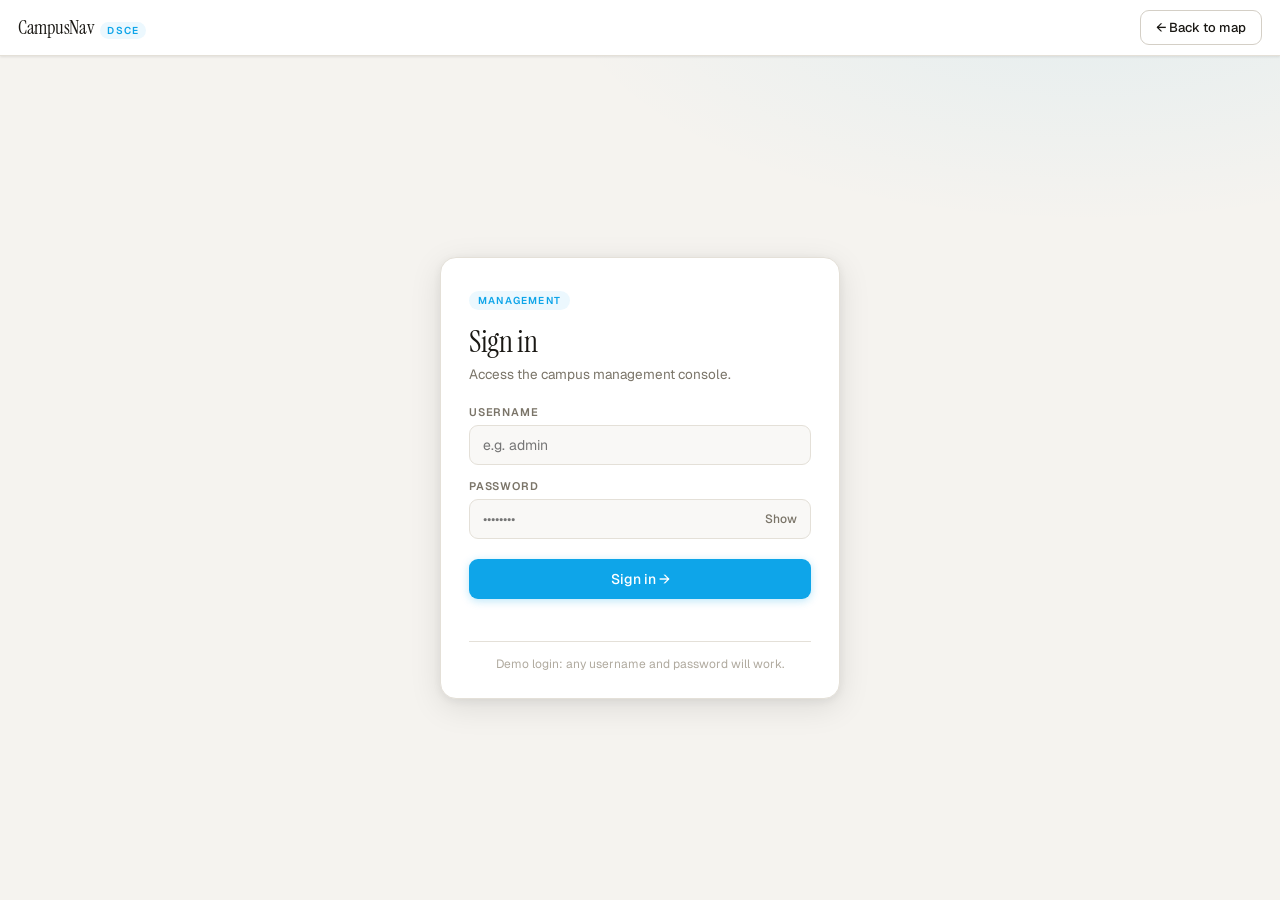
<file: login.html>
<!DOCTYPE html>
<html lang="en">
<head>
  <meta charset="utf-8" />
  <title>Login · DSCE Campus Navigator</title>
  <meta name="viewport" content="width=device-width,initial-scale=1" />
  <link href="https://fonts.googleapis.com/css2?family=Instrument+Serif:ital@0;1&family=Geist:wght@300;400;500;600&display=swap" rel="stylesheet" />
  <link rel="stylesheet" href="style.css" />
  <link rel="stylesheet" href="login.css" />
</head>
<body>

<header>
  <a class="wordmark" href="index.html" style="text-decoration:none;color:inherit">
    <span class="wordmark-main">CampusNav</span>
    <span class="wordmark-tag">DSCE</span>
  </a>
  <a class="btn-login" href="index.html" style="margin-left:auto">← Back to map</a>
</header>

<main class="login-main">
  <form class="login-card" id="loginForm" novalidate>
    <span class="login-badge">Management</span>
    <h1>Sign in</h1>
    <p class="login-sub">Access the campus management console.</p>

    <div class="lfield">
      <label for="user">Username</label>
      <input id="user" type="text" autocomplete="username" placeholder="e.g. admin" />
    </div>
    <div class="lfield">
      <label for="pass">Password</label>
      <div class="pw-wrap">
        <input id="pass" type="password" autocomplete="current-password" placeholder="••••••••" />
        <button type="button" class="pw-toggle" id="pwToggle">Show</button>
      </div>
    </div>

    <button class="btn-signin" id="signin" type="submit">Sign in →</button>
    <div class="login-err" id="err" role="alert"></div>
    <div class="login-hint">Demo login: any username and password will work.</div>
  </form>
</main>

<script>
  var MANAGEMENT_URL = 'https://test-sckd.onrender.com/';
  var form = document.getElementById('loginForm');
  var user = document.getElementById('user');
  var pass = document.getElementById('pass');
  var err  = document.getElementById('err');
  var btn  = document.getElementById('signin');

  document.getElementById('pwToggle').onclick = function () {
    var show = pass.type === 'password';
    pass.type = show ? 'text' : 'password';
    this.textContent = show ? 'Hide' : 'Show';
  };

  form.addEventListener('submit', function (e) {
    e.preventDefault();
    user.classList.toggle('bad', !user.value.trim());
    pass.classList.toggle('bad', !pass.value);
    if (!user.value.trim() || !pass.value) {
      err.textContent = 'Enter a username and password.';
      return;
    }
    err.textContent = '';
    btn.disabled = true;
    btn.textContent = 'Signing in…';
    try { sessionStorage.setItem('campusnavUser', user.value.trim()); } catch (x) {}
    setTimeout(function () { window.location.assign(MANAGEMENT_URL); }, 700);
  });
</script>
</body>
</html>
</file>
<file: style.css>
/* style.css — DSCE Campus Navigator */

:root {
  --bg:        #f5f3ef;
  --surface:   #ffffff;
  --surface2:  #f9f8f6;
  --border:    #e4e0d8;
  --border2:   #d4cfc6;
  --text:      #1a1814;
  --text-muted:#7a7468;
  --text-faint:#b0aa9f;
  --accent:    #0ea5e9;
  --accent-dk: #0284c7;
  --accent-bg: rgba(14,165,233,0.08);
  --green:     #16a34a;
  --green-bg:  rgba(22,163,74,0.10);
  --red:       #dc2626;
  --red-bg:    rgba(220,38,38,0.10);
  --shadow-sm: 0 1px 3px rgba(0,0,0,0.06), 0 1px 2px rgba(0,0,0,0.04);
  --shadow-md: 0 4px 16px rgba(0,0,0,0.08), 0 2px 6px rgba(0,0,0,0.04);
  --shadow-lg: 0 8px 32px rgba(0,0,0,0.10), 0 2px 8px rgba(0,0,0,0.06);
  --sidebar-w: 440px;
  --header-h:  56px;
}

* { margin: 0; padding: 0; box-sizing: border-box; }

body {
  font-family: 'Geist', sans-serif;
  background: var(--bg);
  color: var(--text);
  height: 100vh;   /* fallback for older browsers without dvh support */
  height: 100dvh;  /* tracks the *actual* visible viewport as the mobile toolbar shows/hides */
  overflow: hidden;
  display: flex;
  flex-direction: column;
}

/* ── HEADER ─────────────────────────────────────────── */
header {
  height: var(--header-h);
  background: var(--surface);
  border-bottom: 1px solid var(--border);
  display: flex;
  align-items: center;
  padding: 0 18px;
  gap: 13px;
  flex-shrink: 0;
  z-index: 200;
  box-shadow: var(--shadow-sm);
}

.toggle-btn {
  width: 34px; height: 34px;
  border-radius: 8px;
  background: var(--surface2);
  border: 1px solid var(--border);
  display: flex; align-items: center; justify-content: center;
  cursor: pointer;
  color: var(--text-muted);
  flex-shrink: 0;
  transition: background .15s, color .15s;
}
.toggle-btn:hover { background: var(--accent-bg); color: var(--accent); }

.wordmark { display: flex; align-items: baseline; gap: 7px; white-space: nowrap; }
.wordmark-main { font-family: 'Instrument Serif', serif; font-size: 19px; letter-spacing: -.3px; }
.wordmark-tag {
  font-size: 10px; font-weight: 600; letter-spacing: 1.2px; text-transform: uppercase;
  color: var(--accent); padding: 2px 7px; background: var(--accent-bg); border-radius: 20px;
}

.hdiv { width: 1px; height: 22px; background: var(--border); }

.search-wrap { flex: 1; max-width: 360px; position: relative; }
.search-wrap svg {
  position: absolute; left: 11px; top: 50%;
  transform: translateY(-50%); color: var(--text-faint); pointer-events: none;
}
.search-input {
  width: 100%; padding: 9px 13px 9px 34px;
  background: var(--surface2); border: 1px solid var(--border);
  border-radius: 9px; font-family: 'Geist', sans-serif;
  font-size: 13.5px; color: var(--text); outline: none;
  transition: border-color .15s, box-shadow .15s;
}
.search-input::placeholder { color: var(--text-faint); }
.search-input:focus { border-color: var(--accent); box-shadow: 0 0 0 3px var(--accent-bg); }

.btn-dir {
  margin-left: auto;
  display: flex; align-items: center; gap: 6px;
  padding: 8px 15px; background: var(--accent); color: #fff;
  border: none; border-radius: 9px; font-family: 'Geist', sans-serif;
  font-size: 13px; font-weight: 500; cursor: pointer; white-space: nowrap;
  box-shadow: 0 2px 8px rgba(14,165,233,.28);
  transition: background .15s, transform .1s, box-shadow .15s;
}
.btn-dir:hover { background: var(--accent-dk); transform: translateY(-1px); box-shadow: 0 4px 12px rgba(14,165,233,.35); }

/* ── LAYOUT ─────────────────────────────────────────── */
.layout { display: flex; flex: 1; overflow: hidden; position: relative; }

/* ── SIDEBAR ────────────────────────────────────────── */
.sidebar {
  width: var(--sidebar-w);
  min-width: 220px;
  max-width: 520px;
  background: var(--surface);
  border-right: 1px solid var(--border);
  display: flex; flex-direction: column;
  overflow: hidden; flex-shrink: 0; z-index: 100;
  position: relative;
  /* Only animate opacity/transform for collapse, NOT width (interferes with drag resize) */
  transition: opacity .2s, transform .25s cubic-bezier(.4,0,.2,1);
}
.sidebar.collapsed { width: 0 !important; min-width: 0 !important; opacity: 0; pointer-events: none; transform: translateX(-12px); }
.sidebar.collapsed .resize-handle { display: none; }

/* ── DESKTOP RESIZE HANDLE ──────────────────────────── */
.resize-handle {
  position: absolute;
  top: 0; right: -4px;
  width: 8px; height: 100%;
  cursor: ew-resize;
  z-index: 200;
  display: flex; align-items: center; justify-content: center;
}
.resize-handle::after {
  content: '';
  width: 3px; height: 40px;
  background: var(--border2);
  border-radius: 2px;
  opacity: 0;
  transition: opacity .15s;
}
.resize-handle:hover::after,
.sidebar.resizing .resize-handle::after { opacity: 1; }

/* On mobile the handle doubles as a top drag bar */
.mobile-drag-bar { display: none; }

/* ── TABS ───────────────────────────────────────────── */
.tabs { display: flex; padding: 12px 16px 0; border-bottom: 1px solid var(--border); flex-shrink: 0; }
.tab {
  flex: 1; padding: 9px 0 10px; text-align: center;
  font-size: 12.5px; font-weight: 500; color: var(--text-muted);
  cursor: pointer; border-bottom: 2px solid transparent;
  transition: color .15s, border-color .15s;
}
.tab:hover { color: var(--text); }
.tab.active { color: var(--accent); border-bottom-color: var(--accent); font-weight: 600; }

.pane { display: none; flex-direction: column; flex: 1; overflow: hidden; }
.pane.active { display: flex; }

/* ── BUILDING LIST ──────────────────────────────────── */
.building-list { flex: 1; overflow-y: auto; padding: 8px 0; }
.cat-label { padding: 14px 20px 6px; font-size: 10px; font-weight: 600; letter-spacing: 1px; text-transform: uppercase; color: var(--text-faint); }
.brow { display: flex; align-items: center; gap: 12px; padding: 10px 20px; cursor: pointer; transition: background .12s; }
.brow:hover { background: var(--surface2); }
.brow.active { background: var(--accent-bg); }
.bpip { width: 9px; height: 9px; border-radius: 50%; flex-shrink: 0; }
.btxt { flex: 1; min-width: 0; }
.bname { font-size: 13px; font-weight: 500; white-space: nowrap; overflow: hidden; text-overflow: ellipsis; }
.brow.active .bname { color: var(--accent-dk); }
.bsub { font-size: 11px; color: var(--text-muted); white-space: nowrap; overflow: hidden; text-overflow: ellipsis; margin-top: 1px; }
.bid-tag { font-size: 11px; font-weight: 600; color: var(--text-faint); flex-shrink: 0; }

/* ── INFO CARD ──────────────────────────────────────── */
.info-card {
  border-top: 1px solid var(--border); background: var(--surface);
  display: none; flex-direction: column;
  max-height: 56%; overflow-y: auto;
  animation: slideUp .2s ease; flex-shrink: 0;
}
.info-card.visible { display: flex; }

@keyframes slideUp {
  from { opacity: 0; transform: translateY(6px); }
  to   { opacity: 1; transform: translateY(0); }
}

.card-img-wrap {
  width: 100%;
  aspect-ratio: 16 / 9;
  background: linear-gradient(135deg, #eef1f7, #e4e8f0);
  display: flex; align-items: center; justify-content: center;
  position: relative; flex-shrink: 0; overflow: hidden;
}
/* No-photo state (e.g. gates) — collapse to a thin strip that still
   holds the absolutely-positioned close button, instead of showing the
   full placeholder box for something that was never going to get a photo */
.card-img-wrap.no-photo { aspect-ratio: unset; height: 38px; background: transparent; }
.card-img-wrap img { width: 100%; height: 100%; object-fit: cover; display: none; }
.card-img-wrap img.loaded { display: block; }

.img-ph { display: flex; flex-direction: column; align-items: center; gap: 5px; }
.img-ph svg { opacity: .35; color: var(--text-muted); }
.img-ph span { font-size: 10.5px; color: var(--text-faint); letter-spacing: .3px; }

.card-x {
  position: absolute; top: 8px; right: 9px;
  width: 24px; height: 24px; border-radius: 50%;
  background: rgba(255,255,255,.85); border: none;
  display: flex; align-items: center; justify-content: center;
  cursor: pointer; font-size: 13px; color: var(--text-muted);
  box-shadow: var(--shadow-sm); transition: all .15s;
}
.card-x:hover { background: #fff; color: var(--red); }

.card-body { padding: 14px 18px 16px; }
.card-num { font-size: 10px; font-weight: 700; letter-spacing: 1px; text-transform: uppercase; color: var(--accent); margin-bottom: 2px; }
.card-name { font-family: 'Instrument Serif', serif; font-size: 20px; line-height: 1.2; margin-bottom: 2px; }
.card-type-tag { display: inline-flex; align-items: center; gap: 5px; font-size: 11px; color: var(--text-muted); margin-bottom: 10px; }

.dept-list { display: flex; flex-direction: column; gap: 3px; margin-bottom: 13px; }
.dept-item {
  display: flex; align-items: center; gap: 8px;
  font-size: 12px; color: var(--text-muted);
  padding: 5px 10px; background: var(--surface2); border-radius: 7px;
}
.dept-item::before { content: ''; width: 5px; height: 5px; border-radius: 50%; background: var(--accent); flex-shrink: 0; }

.card-btns { display: flex; gap: 8px; }
.btn-sm { flex: 1; padding: 8px 0; border-radius: 8px; font-family: 'Geist', sans-serif; font-size: 12.5px; font-weight: 500; cursor: pointer; border: none; transition: all .15s; }
.btn-from { background: var(--green-bg); color: var(--green); border: 1px solid rgba(22,163,74,.2); }
.btn-from:hover { background: rgba(22,163,74,.18); }
.btn-to { background: var(--red-bg); color: var(--red); border: 1px solid rgba(220,38,38,.2); }
.btn-to:hover { background: rgba(220,38,38,.18); }

/* ── NAVIGATE PANE ──────────────────────────────────── */
.nav-inner { padding: 18px; display: flex; flex-direction: column; gap: 13px; flex: 1; overflow-y: auto; }

.flabel { font-size: 10.5px; font-weight: 600; letter-spacing: .8px; text-transform: uppercase; color: var(--text-muted); margin-bottom: 6px; display: flex; align-items: center; gap: 6px; }
.fdot { width: 8px; height: 8px; border-radius: 50%; flex-shrink: 0; }

.nav-sel {
  width: 100%; padding: 10px 32px 10px 12px;
  background: var(--surface2); border: 1px solid var(--border);
  border-radius: 9px; font-family: 'Geist', sans-serif;
  font-size: 13px; color: var(--text); outline: none; cursor: pointer;
  appearance: none;
  background-image: url("data:image/svg+xml,%3Csvg xmlns='http://www.w3.org/2000/svg' width='12' height='12' viewBox='0 0 24 24' fill='none' stroke='%23b0aa9f' stroke-width='2.5'%3E%3Cpath d='M6 9l6 6 6-6'/%3E%3C/svg%3E");
  background-repeat: no-repeat; background-position: right 11px center;
  transition: border-color .15s, box-shadow .15s;
}
.nav-sel:focus { border-color: var(--accent); box-shadow: 0 0 0 3px var(--accent-bg); }

.swap-row { display: flex; align-items: center; justify-content: center; }
.swap-btn {
  width: 34px; height: 34px; border-radius: 50%;
  background: var(--surface2); border: 1px solid var(--border2);
  display: flex; align-items: center; justify-content: center;
  cursor: pointer; color: var(--text-muted); transition: all .2s;
}
.swap-btn:hover { background: var(--accent-bg); border-color: var(--accent); color: var(--accent); transform: rotate(180deg); }

.btn-row { display: flex; gap: 8px; }
.btn-find {
  flex: 1; padding: 11px 0; background: var(--accent); color: #fff;
  border: none; border-radius: 9px; font-family: 'Geist', sans-serif;
  font-size: 13.5px; font-weight: 600; cursor: pointer;
  box-shadow: 0 2px 10px rgba(14,165,233,.25); transition: all .15s;
}
.btn-find:hover { background: var(--accent-dk); transform: translateY(-1px); box-shadow: 0 4px 14px rgba(14,165,233,.32); }
.btn-reset {
  padding: 11px 14px; background: var(--surface2); color: var(--text-muted);
  border: 1px solid var(--border2); border-radius: 9px;
  font-family: 'Geist', sans-serif; font-size: 13px; cursor: pointer;
  transition: all .15s; white-space: nowrap;
}
.btn-reset:hover { background: var(--red-bg); border-color: rgba(220,38,38,.25); color: var(--red); }

/* ── ROUTE CARD ─────────────────────────────────────── */
.route-card { background: var(--surface2); border: 1px solid var(--border); border-radius: 10px; overflow: hidden; display: none; animation: slideUp .22s ease; }
.route-card.visible { display: block; }
.route-stats { display: flex; border-bottom: 1px solid var(--border); }
.rstat { flex: 1; padding: 12px 10px; text-align: center; }
.rstat + .rstat { border-left: 1px solid var(--border); }
.rval { font-family: 'Instrument Serif', serif; font-size: 21px; color: var(--accent); line-height: 1; }
.rlabel { font-size: 9.5px; font-weight: 600; letter-spacing: .8px; text-transform: uppercase; color: var(--text-faint); margin-top: 3px; }
.route-steps { padding: 6px 0; }
.step { display: flex; align-items: flex-start; gap: 11px; padding: 9px 14px; }
.step + .step { border-top: 1px solid var(--border); }
.sbubble { width: 22px; height: 22px; border-radius: 50%; font-size: 10px; font-weight: 700; display: flex; align-items: center; justify-content: center; flex-shrink: 0; margin-top: 1px; }
.sbody { flex: 1; }
.sname { font-size: 12.5px; font-weight: 500; }
.stype { font-size: 11px; color: var(--text-muted); margin-top: 1px; }

/* ── MAP ────────────────────────────────────────────── */
#map { flex: 1; position: relative; }
.maplibregl-ctrl-attrib { font-size: 10px !important; }

.map-badge {
  position: absolute; z-index: 10;
  background: rgba(255,255,255,.92);
  border: 1px solid var(--border); border-radius: 10px;
  backdrop-filter: blur(8px); box-shadow: var(--shadow-md);
}
.map-legend { bottom: 28px; right: 16px; padding: 10px 12px; }
.leg-label { font-size: 10px; font-weight: 600; letter-spacing: .06em; text-transform: uppercase; color: var(--text-faint); margin-bottom: 6px; cursor: pointer; user-select: none; }
.leg-label:hover { color: var(--text-muted); }
.leg-item { display: flex; align-items: center; gap: 8px; font-size: 11.5px; color: var(--text-muted); padding: 2px 0; }
.leg-swatch { width: 12px; height: 12px; border-radius: 3px; flex-shrink: 0; }

.zoom-ctrls { top: 16px; right: 16px; display: flex; flex-direction: column; overflow: hidden; }
.zbtn { width: 36px; height: 36px; background: none; border: none; border-bottom: 1px solid var(--border); font-size: 18px; color: var(--text-muted); cursor: pointer; display: flex; align-items: center; justify-content: center; transition: background .12s, color .12s; }
.zbtn:last-child { border-bottom: none; }
.zbtn:hover { background: var(--surface2); color: var(--accent); }
.zbtn.gps-active { color: #2563eb; }
.zbtn.gps-active svg { animation: gps-spin 1.5s linear infinite; }
@keyframes gps-spin { to { transform: rotate(360deg); } }

/* GPS dot on map */
.gps-dot-wrap { width: 22px; height: 22px; display: flex; align-items: center; justify-content: center; position: relative; }
.gps-dot {
  width: 14px; height: 14px; background: #2563eb;
  border: 2.5px solid #fff; border-radius: 50%;
  box-shadow: 0 0 0 0 rgba(37,99,235,0.4);
  animation: gps-pulse 2s ease-out infinite;
}
.gps-dot.gps-stale { background: #94a3b8; box-shadow: none; animation: none; }
@keyframes gps-pulse {
  0%   { box-shadow: 0 0 0 0 rgba(37,99,235,0.45); }
  70%  { box-shadow: 0 0 0 10px rgba(37,99,235,0); }
  100% { box-shadow: 0 0 0 0 rgba(37,99,235,0); }
}
.gps-accuracy {
  position: absolute; border-radius: 50%;
  background: rgba(37,99,235,0.12); border: 1px solid rgba(37,99,235,0.25);
  pointer-events: none;
}
  70%  { box-shadow: 0 0 0 10px rgba(37,99,235,0); }
  100% { box-shadow: 0 0 0 0 rgba(37,99,235,0); }
}

/* ── TOAST ──────────────────────────────────────────── */
.toast {
  position: fixed; bottom: 28px; left: 50%;
  transform: translateX(-50%) translateY(20px);
  background: var(--text); color: #fff;
  padding: 9px 20px; border-radius: 100px;
  font-size: 13px; font-weight: 500;
  box-shadow: var(--shadow-lg); opacity: 0;
  transition: opacity .2s, transform .2s;
  pointer-events: none; z-index: 999; white-space: nowrap;
}
.toast.show { opacity: 1; transform: translateX(-50%) translateY(0); }

/* ── SCROLLBAR ──────────────────────────────────────── */
::-webkit-scrollbar { width: 4px; }
::-webkit-scrollbar-track { background: transparent; }
::-webkit-scrollbar-thumb { background: var(--border2); border-radius: 4px; }

/* ═══════════════════════════════════════════════════════
   DESKTOP RESIZE HANDLE
═══════════════════════════════════════════════════════ */
.resize-handle {
  position: absolute;
  top: 0; right: -4px;
  width: 8px; height: 100%;
  cursor: ew-resize;
  z-index: 200;
  display: flex; align-items: center; justify-content: center;
}
.resize-handle::after {
  content: '';
  width: 3px; height: 40px;
  background: var(--border2);
  border-radius: 2px;
  opacity: 0;
  transition: opacity .15s;
}
.resize-handle:hover::after { opacity: 1; }
.mobile-drag-bar { display: none; }
.mobile-search-row { display: none; }

/* ═══════════════════════════════════════════════════════
   MOBILE  (< 768px)  —  draggable bottom sheet + FAB
═══════════════════════════════════════════════════════ */
@media (max-width: 767px) {

  /* Prevent tap delay on interactive elements, but allow scroll on content */
  * { touch-action: pan-y; }
  button, a, .tab, .fab-btn, .zbtn { touch-action: manipulation; }
  .brow { touch-action: pan-y; }  /* allow scroll starting on a row */

  header { padding: 0 14px; gap: 10px; }
  /* Hide desktop search/directions but KEEP wordmark and toggle */
  header .hdiv,
  header .search-wrap,
  header .btn-dir { display: none; }

  /* Mobile search row inside sheet */
  .mobile-search-row {
    display: flex;
    padding: 10px 14px 4px;
    flex-shrink: 0;
  }

  .layout { position: relative; }
  #map {
    position: absolute; inset: 0;
    /* Let map handle its own panning */
    touch-action: pan-x pan-y pinch-zoom;
  }
  .zoom-ctrls { top: auto; bottom: 100px; right: 12px; }
  .map-legend { top: 16px; right: 12px; bottom: auto; padding: 9px 11px; display: none; }
  .leg-title  { font-size: 9px; margin-bottom: 6px; }
  .leg-item   { font-size: 10.5px; }

  /* Sheet — promoted to its own compositor layer for smooth animation */
  .sidebar {
    width: 100% !important;
    min-width: unset !important;
    max-width: unset !important;
    border-right: none;
    opacity: 1 !important;
    position: absolute;
    bottom: 0; left: 0; right: 0;
    height: 105vh;          /* extra 20vh below fold so spring overshoot never shows map */
    border-radius: 18px 18px 0 0;
    box-shadow: 0 -4px 24px rgba(0,0,0,0.13);
    border-top: 1px solid var(--border);
    z-index: 50;
    overflow: hidden;
    display: flex; flex-direction: column;
    /* GPU-promote + smooth spring-like easing */
    will-change: transform;
    transition: transform .32s cubic-bezier(.32,0,.67,0);
    /* Sheet itself should only scroll vertically, not pan the map */
    touch-action: pan-y;
  }

  /* Snappy feel going to resting states */
  .sidebar.sheet-snapping {
    transition: transform .38s cubic-bezier(.34,1.56,.64,1);  /* spring overshoot */
  }

  .sidebar.sheet-hidden {
    transform: translateY(100%) !important;
    pointer-events: none !important;
    box-shadow: none !important;
  }
  .sidebar.sheet-open { transform: translateY(0); }

  /* Resize handle becomes top drag bar — BIGGER tap target */
  .resize-handle {
    position: relative !important;
    top: auto !important; right: auto !important;
    width: 100% !important;
    height: 44px !important;      /* was 28px — now thumb-friendly */
    cursor: ns-resize !important;
    flex-shrink: 0;
    align-items: center; justify-content: center;
    background: var(--surface);
    border-radius: 18px 18px 0 0;
    display: flex !important;
    /* Handle drags sheet, not page */
    touch-action: none;
  }
  .resize-handle::after { display: none !important; }

  .mobile-drag-bar {
    display: block;
    width: 40px; height: 4px;
    background: var(--border2);
    border-radius: 2px;
  }

  /* Content areas — each must have min-height:0 so flex children can scroll */
  .pane.active { overflow-y: auto; flex: 1; min-height: 0; touch-action: pan-y; }
  .pane        { flex: 1; min-height: 0; overflow: hidden; }
  .nav-inner   { overflow-y: auto; flex: 1; min-height: 0; touch-action: pan-y; }
  .building-list { flex: 1; min-height: 0; overflow-y: auto; touch-action: pan-y; }

  /* Info card on mobile: scrollable within the half-sheet */
  .info-card {
    max-height: none;
    border-top: none;
    flex: 1;
    overflow-y: auto;
    -webkit-overflow-scrolling: touch;
    touch-action: pan-y;
  }

  /* Cap image so departments are visible without scrolling */
  .card-img-wrap {
    aspect-ratio: unset;
    height: 140px;
  }

  /* Extra bottom breathing room so content clears home indicator */
  .card-body { padding-bottom: max(24px, env(safe-area-inset-bottom, 24px)); }

  /* Cap image height on mobile */
  .card-img-wrap {
    aspect-ratio: unset;
    height: min(56vw, 220px);
  }

  .sidebar, .building-list, .pane, .nav-inner {
    scrollbar-width: none; -ms-overflow-style: none;
  }
  .sidebar::-webkit-scrollbar,
  .building-list::-webkit-scrollbar,
  .pane::-webkit-scrollbar,
  .nav-inner::-webkit-scrollbar { display: none; }

  /* Peek card — shown when a building is tapped */
  .peek-card {
    position: absolute;
    bottom: 0; left: 0; right: 0;
    background: var(--surface);
    border-radius: 18px 18px 0 0;
    box-shadow: 0 -4px 24px rgba(0,0,0,0.13);
    border-top: 1px solid var(--border);
    z-index: 65;
    padding: 0 0 env(safe-area-inset-bottom, 16px);
    display: none;
    overflow-y: auto;
    max-height: 80vh;
    -webkit-overflow-scrolling: touch;
    touch-action: pan-y;
  }
  .peek-card.visible { display: block; animation: slideUpPeek .28s cubic-bezier(.22,1,.36,1); }

  @keyframes slideUpPeek {
    from { transform: translateY(100%); opacity: 0; }
    to   { transform: translateY(0);   opacity: 1; }
  }

  .peek-drag-bar {
    width: 40px; height: 4px;
    background: var(--border2);
    border-radius: 2px;
    margin: 12px auto 0;
  }
  .peek-img {
    width: 100%; height: 190px;
    object-fit: cover;
    margin-top: 12px;
    display: none;
  }
  .peek-img.loaded { display: block; }
  .peek-body { padding: 14px 18px 8px; }
  .peek-name { font-family: 'Instrument Serif', serif; font-size: 20px; line-height: 1.2; margin-bottom: 3px; }
  .peek-type { font-size: 12px; color: var(--text-muted); margin-bottom: 14px; }
  .peek-btns { display: flex; gap: 8px; margin-bottom: 12px; }
  .peek-btns .btn-sm { padding: 11px 0; font-size: 13.5px; }
  .peek-expand {
    display: flex; align-items: center; justify-content: center; gap: 5px;
    font-size: 12.5px; color: var(--accent);
    cursor: pointer; padding: 10px 0 6px;
    border-top: 1px solid var(--border);
    font-weight: 500;
  }

  /* FAB — hidden by default, CSS shows it whenever sheet-hidden class is active.
     Anchored with position:absolute inside #map (not position:fixed) so it
     shares the same coordinate space as .zoom-ctrls. A fixed element is
     positioned against the browser's viewport, which real phones resize
     as the address bar shows/hides — that's what was pushing this out of
     sync with the zoom controls; absolute keeps both locked together. */
  #mobileFab {
    display: none;
    position: absolute;
    bottom: max(40px, calc(env(safe-area-inset-bottom, 0px) + 40px));
    left: 50%;
    transform: translateX(-50%);
    z-index: 70;
    max-width: calc(100vw - 96px);  /* leave clearance for .zoom-ctrls on the right */
    background: var(--surface);
    border: 1px solid var(--border);
    border-radius: 100px;
    box-shadow: 0 4px 20px rgba(0,0,0,0.18);
    padding: 8px 14px; gap: 10px;
    align-items: center;
    white-space: nowrap;
  }
  .fab-divider { width: 1px; height: 20px; background: var(--border); flex-shrink: 0; }
  /* Pure CSS: whenever the sheet is dismissed, FAB appears — no JS required */
  .layout:has(.sidebar.sheet-hidden) #mobileFab {
    display: flex !important;
  }
  .fab-btn {
    display: flex; align-items: center; gap: 6px;
    font-family: 'Geist', sans-serif; font-size: 13px; font-weight: 500;
    color: var(--text-muted); background: none; border: none; cursor: pointer;
    padding: 4px 8px; border-radius: 8px; transition: color .15s, background .15s;
  }
  .fab-btn:hover  { color: var(--accent); background: var(--accent-bg); }
  .fab-btn.accent { color: var(--accent); }

  /* Icon-only below this width — labels take more room than narrow phones
     have to give once the FAB has 3+ buttons, so this keeps it from ever
     overrunning the zoom controls, on any device, without a guessed value. */
  @media (max-width: 420px) {
    #mobileFab { padding: 8px 12px; gap: 6px; }
    .fab-btn   { padding: 6px; gap: 0; }
    .fab-label { display: none; }
  }
}


/* ── LOGIN BUTTON (header) ──────────────────────────── */
.btn-login {
  margin-left: auto;
  display: flex; align-items: center; gap: 6px;
  padding: 8px 15px; background: var(--surface); color: var(--text);
  border: 1px solid var(--border2); border-radius: 9px;
  font-family: 'Geist', sans-serif; font-size: 13px; font-weight: 500;
  text-decoration: none; white-space: nowrap; cursor: pointer;
  transition: background .15s, border-color .15s, color .15s;
}
.btn-login:hover { background: var(--accent-bg); border-color: var(--accent); color: var(--accent-dk); }
@media (max-width: 767px) {
  header .btn-login { padding: 7px 12px; }
}
</file>
<file: login.css>
/* login.css — DSCE Campus Navigator (uses tokens from style.css) */
body { overflow: auto; }
.login-main {
  flex: 1; display: flex; align-items: center; justify-content: center;
  padding: 24px 16px;
  background:
    radial-gradient(900px 420px at 85% -10%, var(--accent-bg), transparent 60%),
    var(--bg);
}
.login-card {
  width: 100%; max-width: 400px;
  background: var(--surface); border: 1px solid var(--border);
  border-radius: 16px; padding: 30px 28px 26px;
  box-shadow: var(--shadow-lg);
}
.login-badge {
  display: inline-block; font-size: 10px; font-weight: 600; letter-spacing: 1.2px;
  text-transform: uppercase; color: var(--accent);
  padding: 3px 9px; background: var(--accent-bg); border-radius: 20px;
}
.login-card h1 {
  font-family: 'Instrument Serif', serif; font-weight: 400;
  font-size: 30px; letter-spacing: -.4px; margin: 12px 0 4px;
}
.login-sub { font-size: 13.5px; color: var(--text-muted); margin-bottom: 22px; }
.lfield { margin-bottom: 14px; }
.lfield label {
  display: block; font-size: 11px; font-weight: 600; letter-spacing: .8px;
  text-transform: uppercase; color: var(--text-muted); margin-bottom: 6px;
}
.lfield input {
  width: 100%; padding: 10px 13px;
  background: var(--surface2); border: 1px solid var(--border); border-radius: 9px;
  font-family: 'Geist', sans-serif; font-size: 14px; color: var(--text); outline: none;
  transition: border-color .15s, box-shadow .15s;
}
.lfield input:focus { border-color: var(--accent); box-shadow: 0 0 0 3px var(--accent-bg); }
.lfield input.bad { border-color: var(--red); box-shadow: 0 0 0 3px var(--red-bg); }
.pw-wrap { position: relative; }
.pw-wrap input { padding-right: 56px; }
.pw-toggle {
  position: absolute; right: 8px; top: 50%; transform: translateY(-50%);
  background: none; border: 0; cursor: pointer;
  font-family: 'Geist', sans-serif; font-size: 12px; font-weight: 500; color: var(--text-muted);
  padding: 4px 6px; border-radius: 6px;
}
.pw-toggle:hover { color: var(--accent-dk); background: var(--accent-bg); }
.btn-signin {
  width: 100%; margin-top: 6px; padding: 11px 15px;
  background: var(--accent); color: #fff; border: 0; border-radius: 9px;
  font-family: 'Geist', sans-serif; font-size: 14px; font-weight: 500; cursor: pointer;
  box-shadow: 0 2px 8px rgba(14,165,233,.28);
  transition: background .15s, transform .1s, box-shadow .15s;
}
.btn-signin:hover { background: var(--accent-dk); transform: translateY(-1px); box-shadow: 0 4px 12px rgba(14,165,233,.35); }
.btn-signin:disabled { opacity: .75; cursor: progress; transform: none; }
.login-err { min-height: 18px; margin-top: 10px; font-size: 12.5px; color: var(--red); }
.login-hint {
  margin-top: 14px; padding-top: 14px; border-top: 1px solid var(--border);
  font-size: 12px; color: var(--text-faint); text-align: center;
}
</file>
